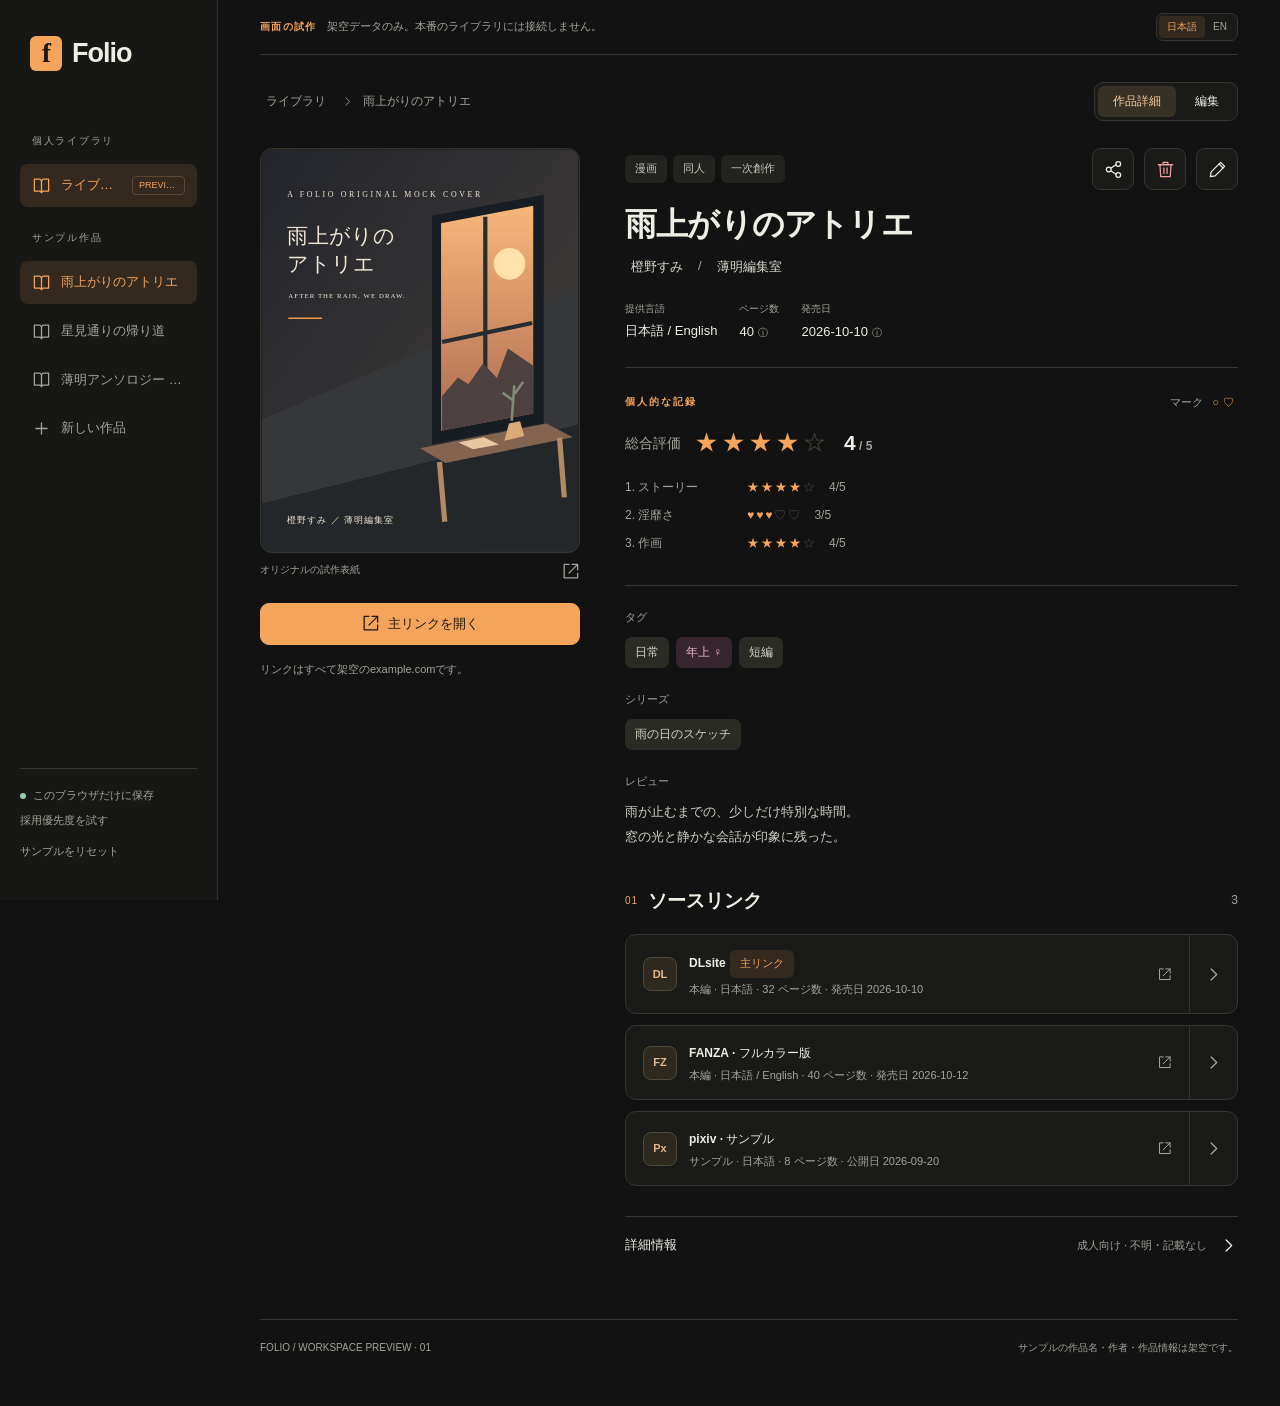
<file: media-library/static/prototypes/work/index.html>
<!doctype html>
<html lang="ja">
<head>
  <meta charset="utf-8">
  <meta name="viewport" content="width=device-width,initial-scale=1,viewport-fit=cover">
  <meta name="color-scheme" content="dark">
  <meta name="referrer" content="no-referrer">
  <title>作品詳細の試作 - Folio</title>
  <link rel="icon" href="../../favicon.svg" type="image/svg+xml">
  <link rel="stylesheet" href="./work.css">
  <script type="module" src="./work.js"></script>
</head>
<body>
  <div id="app"></div>
  <dialog id="dialog" aria-labelledby="dialog-title"></dialog>
  <div id="toast" role="status" aria-live="polite"></div>
  <noscript>このプロトタイプにはJavaScriptが必要です。</noscript>
</body>
</html>
</file>
<file: media-library/static/prototypes/work/work.css>
@import url('../../fonts.css');
:root{color-scheme:dark;--bg:#111211;--surface:#1a1b19;--raised:#22231f;--border:#34352f;--ink:#eeeee5;--muted:#a2a49a;--accent:#f5a45c;--soft:#33291e;--red:#ed9d9c;--green:#9bc9ab;font-family:Inter,'Segoe UI','Yu Gothic UI',sans-serif;font-size:14px;line-height:1.6;color:var(--ink);background:var(--bg)}
*{box-sizing:border-box}body{margin:0}button,input,textarea,select{font:inherit;color:inherit}button,a,input,select,textarea,summary{-webkit-tap-highlight-color:transparent}button{cursor:pointer}a{color:inherit;text-decoration:none}button{border:0;background:none}button:disabled{opacity:.4;cursor:default}button:focus-visible,a:focus-visible,summary:focus-visible{outline:2px solid var(--accent);outline-offset:4px}input:focus,textarea:focus,select:focus{outline:none;border-color:var(--accent);box-shadow:0 0 0 2px #f5a45c14}input,textarea,select{width:100%;background:#151613;border:1px solid var(--border);border-radius:9px;padding:10px 12px;min-height:44px}textarea{min-height:110px;resize:vertical}input[type=radio],input[type=checkbox]{width:17px;height:17px;min-height:17px;accent-color:var(--accent);padding:0;box-shadow:none}input[aria-invalid=true]{border-color:var(--red)}svg{width:19px;height:19px;flex:none;vertical-align:middle}h1,h2,h3,p{margin:0}h1{font-size:32px;line-height:1.4;letter-spacing:-.8px;font-weight:650}h2{font-size:19px;font-weight:600}h3{font-size:14px;font-weight:600}small,.muted{color:var(--muted)}small{font-size:12px}.row{display:flex;align-items:center;gap:10px}.wrap{flex-wrap:wrap}.between{justify-content:space-between}.stack{display:grid;gap:20px}.grid{display:grid;grid-template-columns:repeat(2,minmax(0,1fr));gap:18px}.full{grid-column:1/-1}.btn{display:inline-flex;align-items:center;justify-content:center;gap:8px;border:1px solid var(--border);border-radius:9px;min-height:42px;padding:9px 15px;background:var(--raised);font-size:13px;font-weight:550}.btn:hover{background:#2c2d27;border-color:#696250}.btn.primary{background:var(--accent);border-color:var(--accent);color:#20180f}.btn.primary:hover{background:#ffb97f}.btn.ghost{background:transparent}.btn.danger,.danger{color:var(--red)}.iconbtn{display:inline-grid;place-items:center;width:42px;height:42px;border:1px solid var(--border);border-radius:9px;background:var(--surface)}.iconbtn:hover{background:var(--raised)}.linkbutton{color:var(--accent);text-underline-offset:3px}.linkbutton:hover{text-decoration:underline}.small-btn{min-height:36px;padding:5px 10px;font-size:12px}.pill{display:inline-flex;align-items:center;gap:6px;padding:4px 9px;border-radius:6px;background:var(--raised);font-size:11px;color:#c6c7bc;border:1px solid transparent}.pill.accent{color:var(--accent);background:var(--soft)}.tag{display:inline-flex;align-items:center;gap:7px;background:#2a2b25;color:#d4d5c9;padding:6px 10px;border-radius:7px;font-size:12px;max-width:100%;overflow-wrap:anywhere}.tag.female{background:#37262f;color:#e5b3ce}.tag.male{background:#24323d;color:#afcbe5}.tag button{padding:0;min-width:25px;min-height:28px;color:#b7b7aa}.tag button:hover{color:var(--ink)}.tag .tag-name{color:inherit;min-width:0;text-align:left}.tags{display:flex;gap:7px;flex-wrap:wrap}.label{display:block;font-size:12px;font-weight:550;color:#c5c7bb;margin-bottom:8px}.field{min-width:0}.field small{display:block;margin-top:7px;font-size:11px}.empty{font-size:12px;color:var(--muted);padding:4px 0}.eyebrow{font-size:10px;letter-spacing:2px;color:var(--accent);font-weight:650;text-transform:uppercase}.divider{border:0;border-top:1px solid var(--border);margin:24px 0}.sidebar{position:fixed;left:0;top:0;bottom:0;width:218px;background:#171815;border-right:1px solid var(--border);padding:32px 20px;display:flex;flex-direction:column;z-index:3}.brand{display:flex;align-items:center;gap:10px;font-size:27px;font-weight:700;letter-spacing:-1px;margin:0 10px 38px}.brandmark{display:grid;place-items:center;background:var(--accent);color:#21180d;width:32px;height:35px;border-radius:6px;font:700 27px Georgia}.navcaption{font-size:10px;text-transform:uppercase;letter-spacing:1.7px;color:var(--muted);margin:20px 12px 12px}.navitem{display:flex;align-items:center;gap:10px;color:var(--muted);width:100%;padding:11px 12px;border-radius:8px;font-size:13px;text-align:left;margin:3px 0}.navitem.active{color:var(--accent);background:var(--soft)}.navitem:hover{background:var(--raised)}.navitem span{overflow:hidden;text-overflow:ellipsis;white-space:nowrap}.sidebottom{margin-top:auto;color:var(--muted);font-size:11px;border-top:1px solid var(--border);padding-top:18px}.dot{display:inline-block;width:6px;height:6px;border-radius:50%;background:var(--green);margin-right:7px}.main{margin-left:218px;padding:0 42px 50px;max-width:1550px}.preview-strip{display:flex;justify-content:space-between;align-items:center;gap:15px;padding:13px 0;border-bottom:1px solid var(--border);font-size:11px;color:var(--muted)}.preview-strip b{color:var(--accent);font-size:10px;letter-spacing:1.3px;margin-right:10px}.lang{display:flex;background:var(--surface);border:1px solid var(--border);border-radius:7px;padding:2px;flex:none}.lang button{padding:3px 8px;font-size:10px;border-radius:4px}.lang button[aria-pressed=true]{color:var(--accent);background:var(--soft)}.pagebar{display:flex;align-items:center;justify-content:space-between;gap:20px;margin:27px 0}.breadcrumb{color:var(--muted);display:flex;align-items:center;gap:9px;font-size:12px;min-width:0}.breadcrumb span:last-child{overflow:hidden;text-overflow:ellipsis;white-space:nowrap;max-width:260px}.breadcrumb svg{width:13px;height:13px}.viewtabs{display:flex;gap:4px;border:1px solid var(--border);border-radius:9px;padding:3px;background:var(--surface)}.viewtabs a{padding:6px 15px;font-size:12px;border-radius:6px}.viewtabs a.active{background:#363025;color:#ffd0a0}.detail-grid{display:grid;grid-template-columns:minmax(220px,320px) minmax(0,1fr);gap:45px;align-items:start}.cover-column{min-width:0}.cover-box{display:block;background:#20221e;border:1px solid var(--border);border-radius:12px;overflow:hidden;position:relative}.cover-box img{display:block;width:100%;height:auto;object-fit:contain}.cover-box .empty-cover{aspect-ratio:4/5;display:grid;place-items:center;background:linear-gradient(135deg,#262921,#1c1d19);color:var(--muted)}.cover-caption{font-size:10px;color:var(--muted);display:flex;justify-content:space-between;gap:10px;margin-top:9px}.cover-column>.btn{width:100%;margin-top:22px}.cover-note{color:var(--muted);font-size:11px;margin-top:15px;line-height:1.8}.detail-title{margin-top:12px;margin-bottom:9px}.authorline{color:#c7c7ba;font-size:13px;display:flex;flex-wrap:wrap;gap:9px}.authorline .linkbutton{color:#d9dace}.detail-intro{padding-bottom:24px;border-bottom:1px solid var(--border)}.fact-row{display:flex;flex-wrap:wrap;gap:22px;margin-top:22px}.fact{display:grid;gap:3px}.fact small{font-size:10px}.fact b{font-size:13px;font-weight:500}.fact button{text-align:left;padding:0}.personal{padding:23px 0;border-bottom:1px solid var(--border)}.overall{display:flex;align-items:center;gap:14px;margin:12px 0 18px}.overall .stars{font-size:23px;letter-spacing:4px;color:var(--accent);line-height:1.2}.overall strong{font-size:21px;font-weight:600}.stars .off{color:#4c493d}.custom-rating{display:flex;align-items:center;gap:12px;margin:9px 0;font-size:12px}.custom-rating>span:first-child{min-width:110px;color:var(--muted)}.custom-rating .stars{letter-spacing:2px;color:var(--accent)}.mark-menu{font-size:11px;color:var(--muted)}.mark-menu>summary{padding:3px 0!important;border:0!important;display:flex!important;align-items:center;gap:9px;list-style:none}.mark-symbols{color:var(--accent);letter-spacing:4px}.marks{display:flex;gap:7px;flex-wrap:wrap;margin-top:12px}.mark{border:1px solid var(--border);min-width:42px;min-height:42px;padding:7px 10px;border-radius:8px;color:var(--muted)}.mark[aria-pressed=true]{color:var(--accent);background:var(--soft);border-color:#6b4d2d}.mark span{font-size:17px;margin-right:6px}.meta-section{margin-top:23px}.meta-section>h3{font-size:11px;color:var(--muted);font-weight:500;margin-bottom:10px}.review{font-size:13px;white-space:pre-wrap;line-height:1.9;color:#d0d1c6}.sectionhead{display:flex;justify-content:space-between;align-items:center;gap:12px;margin-bottom:18px}.sectionhead .row{min-width:0}.sectionhead .section-no{font-size:10px;color:var(--accent);letter-spacing:1px}.source-section{margin-top:36px}.source-card{border:1px solid var(--border);border-radius:11px;background:var(--surface);margin:11px 0;overflow:hidden}.source-card>summary{list-style:none;cursor:pointer;display:flex;gap:12px;align-items:center;padding:15px 17px}.source-card>summary::-webkit-details-marker{display:none}.source-icon{width:34px;height:34px;border-radius:8px;border:1px solid #4d4a3b;display:grid;place-items:center;font-size:11px;font-weight:700;color:#e5b78c;background:#2e291f;flex:none}.source-info{min-width:0;flex:1}.source-info strong{font-size:12px;font-weight:550;overflow-wrap:anywhere}.source-info small{display:block;font-size:11px;margin-top:3px}.chevron{color:var(--muted);transition:transform .15s}.source-card[open]>summary .chevron{transform:rotate(90deg)}.source-content{border-top:1px solid var(--border);padding:17px}.source-content .url{display:block;font-size:12px;overflow-wrap:anywhere;color:var(--accent);margin-bottom:12px}.date-row{display:flex;gap:15px;justify-content:space-between;color:#d0d1c5;font-size:12px;margin-top:8px}.date-row small{font-size:11px}.disclosure{margin-top:24px;border-top:1px solid var(--border)}.disclosure>summary{cursor:pointer;list-style:none;padding:18px 0;display:flex;gap:12px;align-items:center;justify-content:space-between;font-size:13px}.disclosure>summary::-webkit-details-marker{display:none}.disclosure summary small{font-size:11px;text-align:right;flex:1;overflow-wrap:anywhere}.disclosure>div{padding-bottom:20px}.disclosure[open]>summary .chevron{transform:rotate(90deg)}.detail-extras{margin-top:30px}.relation{display:flex;align-items:center;gap:9px;flex-wrap:wrap;padding:9px 0}.relation a{color:var(--accent)}.relation small{font-size:11px}.edit-grid{display:grid;grid-template-columns:240px minmax(0,1fr);gap:32px;align-items:start}.edit-cover{position:sticky;top:25px}.edit-cover h1{font-size:18px;margin-bottom:15px}.edit-cover .cover-box{max-width:220px}.edit-cover .field{margin-top:18px}.panel{border:1px solid var(--border);border-radius:12px;padding:24px;background:var(--surface)}.panel+.panel{margin-top:20px}.panel>.sectionhead{padding-bottom:15px;border-bottom:1px solid var(--border)}.title-input{font-size:21px;padding:12px 14px;line-height:1.5}.subsection{padding-top:20px;margin-top:20px;border-top:1px solid var(--border)}.chip-field{background:#141611;border:1px solid var(--border);border-radius:9px;padding:10px;display:flex;flex-wrap:wrap;gap:6px;align-items:center;min-height:48px}.add-chip{color:var(--accent);border:1px dashed #61503b;min-height:32px;border-radius:6px;padding:3px 11px;font-size:12px}.chip-field>.tag{font-size:12px;padding:2px 7px}.chip-field+.muted{display:block;margin-top:7px;font-size:11px}.score-row{display:flex;align-items:center;gap:12px;justify-content:space-between;flex-wrap:wrap;padding:12px 0;border-bottom:1px solid #30322b}.score-row:last-child{border:0}.score-name{font-size:12px}.score-name small{font-size:10px;display:block}.score-buttons{display:flex;gap:2px;align-items:center}.score-buttons button{font-size:24px;min-height:40px;min-width:29px;color:#525344;padding:2px}.score-buttons button.on{color:var(--accent)}.score-buttons .clear{font-size:10px;min-width:40px;margin-left:5px;color:var(--muted)}.hint{padding:12px 14px;background:#25281f;color:#b7c4a7;font-size:11px;border-radius:8px;line-height:1.8}.link-form{border:1px solid var(--border);border-radius:10px;padding:17px;margin-bottom:14px;background:#171914}.link-form-head{display:flex;align-items:center;gap:10px;margin-bottom:14px}.link-form-head label{display:flex;align-items:center;gap:8px;font-size:12px;flex:1}.link-form .disclosure{margin-top:13px}.link-form .disclosure>summary{padding:12px 0}.language-toggles{display:flex;gap:6px;flex-wrap:wrap}.language-toggles button{font-size:11px;border:1px solid var(--border);border-radius:6px;padding:7px 10px;min-height:36px;color:var(--muted)}.language-toggles button[aria-pressed=true]{color:var(--accent);background:var(--soft);border-color:#775431}.inline-input{display:flex;gap:7px;margin-top:9px}.inline-input input{min-width:0}.date-edit{display:grid;grid-template-columns:115px 1fr 34px;gap:8px;margin-top:10px;align-items:start}.date-edit select,.date-edit input{font-size:12px;padding:10px}.date-edit .date-label{grid-column:1/3}.date-edit .iconbtn{width:34px;min-width:34px;height:44px;border:0}.input-relation{border:1px solid var(--border);padding:15px;border-radius:9px;margin:12px 0}.savebar{display:flex;justify-content:flex-end;gap:10px;padding:24px 0 4px}.savebar .btn.primary{min-width:175px}.errorbox{border:1px solid #7b4342;background:#30201e;color:#ffc7be;border-radius:10px;padding:14px 17px;margin-bottom:20px;font-size:12px}.storage-warning{color:var(--red);padding:8px 0;font-size:12px}.footer{margin-top:45px;border-top:1px solid var(--border);padding-top:20px;display:flex;justify-content:space-between;color:var(--muted);font-size:10px;gap:20px}.compact{margin-top:12px}.compact>summary{padding:10px 0}.preview-chip{border:1px solid #5b4a33;border-radius:4px;padding:1px 6px;font-size:9px;color:var(--accent)}.mobile-samples{display:none}dialog{width:min(600px,calc(100% - 28px));max-height:85dvh;border:1px solid #4a4b40;border-radius:14px;padding:24px;color:var(--ink);background:#1b1d18;box-shadow:0 30px 100px #0008}dialog::backdrop{background:#070907b8;backdrop-filter:blur(4px)}.dialog-head{position:sticky;top:-24px;background:#1b1d18;display:flex;justify-content:space-between;align-items:center;padding:10px 0 17px;z-index:2}.dialog-head h2{font-size:18px}.dialog-head .iconbtn{border:0;background:none}.dialog-actions{display:flex;justify-content:flex-end;gap:9px;margin-top:22px}.option-row{width:100%;display:flex;align-items:center;justify-content:space-between;text-align:left;padding:12px 8px;border-bottom:1px solid var(--border);gap:12px;min-height:50px}.option-row:hover{background:var(--raised)}.option-row span{min-width:0;overflow-wrap:anywhere}.option-row small{font-size:10px;display:block}.option-row .selected{color:var(--accent)}.dialog-list{margin:14px 0;max-height:260px;overflow:auto}.dialog-tip{font-size:11px;color:var(--muted);margin:10px 0;line-height:1.9}.gender-choice{display:flex;gap:6px;margin-top:12px}.gender-choice button{flex:1}.gender-choice button[aria-pressed=true]{color:var(--accent);border-color:#b78248}#toast{position:fixed;bottom:24px;left:50%;transform:translateX(-50%) translateY(20px);background:#f3bc82;color:#22190e;border-radius:9px;padding:11px 18px;font-size:12px;z-index:30;opacity:0;pointer-events:none;transition:.2s;max-width:calc(100vw - 30px);box-shadow:0 4px 24px #0005}#toast.visible{opacity:1;transform:translateX(-50%) translateY(0)}.policy-row{display:grid;grid-template-columns:1fr 90px;align-items:center;gap:15px;margin:10px 0}.badge-line{display:flex;gap:6px;flex-wrap:wrap}.mobile-brand{display:none}.secondary-action{font-size:11px;color:var(--muted);padding:7px 0}.secondary-action:hover{color:var(--accent)}.swatch{width:11px;height:11px;border-radius:50%;background:var(--accent)}
@media(min-width:1550px){.main{padding-left:65px;padding-right:65px}.detail-grid{gap:60px}}
@media(max-width:1100px){.sidebar{width:185px;padding:25px 12px}.main{margin-left:185px;padding:0 25px 40px}.detail-grid{grid-template-columns:230px minmax(0,1fr);gap:28px}.edit-grid{grid-template-columns:190px minmax(0,1fr);gap:22px}.panel{padding:20px}h1{font-size:28px}.fact-row{gap:15px}}
@media(max-width:760px){.sidebar{display:none}.main{margin-left:0;padding:0 19px 28px}.mobile-brand{display:flex;align-items:center;gap:8px;font-size:21px;font-weight:700;letter-spacing:-.7px}.mobile-brand .brandmark{width:23px;height:26px;font-size:21px}.preview-strip{flex-wrap:wrap;gap:10px;padding:13px 0}.preview-strip .strip-note{order:3;width:100%;font-size:10px}.preview-strip .strip-note b{margin-right:6px}.pagebar{margin:20px 0;gap:10px;flex-wrap:wrap}.breadcrumb{font-size:11px}.breadcrumb span:last-child{max-width:180px}.viewtabs{margin-left:auto}.viewtabs a{padding:5px 12px;font-size:11px}.mobile-samples{display:block;margin:0 0 20px}.mobile-samples select{font-size:12px;min-height:40px}.detail-grid{grid-template-columns:1fr;gap:26px}.cover-column{max-width:400px;width:100%;margin:auto}.cover-box{max-width:100%}.cover-column>.btn{margin-top:13px}.cover-note{margin-top:10px}h1{font-size:28px;letter-spacing:-.6px}.detail-intro{padding-bottom:20px}.detail-actions{gap:6px}.detail-actions .iconbtn{width:38px;height:38px}.fact-row{gap:20px;margin-top:18px}.source-section{margin-top:28px}.overall .stars{font-size:23px}.overall{gap:12px}.edit-grid{grid-template-columns:1fr}.edit-cover{position:static;display:grid;grid-template-columns:90px minmax(0,1fr);gap:15px;align-items:start}.edit-cover h1{grid-column:1/-1;margin:0}.edit-cover .cover-box{max-width:90px}.edit-cover .field{margin:0}.edit-cover .cover-caption{display:none}.panel{padding:18px}.grid{gap:15px}.title-input{font-size:19px}.date-edit{grid-template-columns:100px minmax(0,1fr) 30px;gap:6px}.date-edit input,.date-edit select{padding:10px 7px}.date-edit .iconbtn{width:30px}.link-form{padding:13px}.disclosure summary small{max-width:62%}.savebar{justify-content:stretch}.savebar>.btn{flex:1}.savebar .btn.primary{min-width:0}.footer{margin-top:30px}.source-card>summary{padding:13px}.sectionhead{gap:8px}.score-row{gap:4px}.score-buttons button{min-width:30px}dialog{padding:18px}.dialog-head{top:-18px}.dialog-tip{font-size:12px}.meta-section{margin-top:21px}}
@media(max-width:380px){.main{padding-left:13px;padding-right:13px}.grid{grid-template-columns:1fr}.full{grid-column:auto}.viewtabs a{padding:5px 9px}.breadcrumb span:last-child{max-width:145px}.score-buttons button{min-width:26px}.date-edit{grid-template-columns:90px minmax(0,1fr) 26px}.badge-line{gap:4px}}
@media(prefers-reduced-motion:reduce){*{transition:none!important;scroll-behavior:auto!important}}
.mobile-tools{display:none}@media(max-width:760px){.footer{flex-wrap:wrap}.mobile-tools{display:flex;gap:18px;width:100%;flex-wrap:wrap}}

/* Source rows navigate; only the separate right-hand arrow reveals supplements. */
.source-row{display:flex;align-items:stretch}
.source-main{display:flex;align-items:center;gap:12px;flex:1;min-width:0;padding:15px 17px}
.source-main:hover{background:var(--raised)}
.source-main>svg{width:15px;height:15px;color:var(--muted)}
.source-toggle{width:48px;flex:none;display:grid;place-items:center;border-left:1px solid var(--border);color:var(--muted)}
.source-toggle:hover{background:var(--raised);color:var(--accent)}
.source-toggle svg{transition:transform .15s}
.source-toggle[aria-expanded=true] svg{transform:rotate(90deg)}
.source-content[hidden]{display:none}
.link-metadata{border-top:1px solid var(--border);margin-top:20px;padding-top:20px}

/* The inline actions remain available while the software keyboard is open. */
html{scroll-padding-bottom:110px}
body.editing .main{padding-bottom:130px}
.editor-savebar{position:fixed;z-index:10;bottom:max(16px,env(safe-area-inset-bottom));left:260px;right:42px;max-width:1248px;display:flex;align-items:center;justify-content:space-between;gap:16px;padding:12px 16px;border:1px solid #555244;border-radius:12px;background:#22231ff5;box-shadow:0 8px 35px #0008}
.editor-savebar>span{font-size:12px;min-width:0}
.editor-savebar>span small{display:block;max-width:320px;white-space:nowrap;overflow:hidden;text-overflow:ellipsis;font-size:10px}
.editor-savebar .row{flex:none}
.editor-savebar .primary{min-width:120px}
body.keyboard-open .editor-savebar{display:none}
body.editing #toast{bottom:100px}
.leave-actions{flex-wrap:wrap}
@media(min-width:1550px){.editor-savebar{left:283px;right:65px;max-width:1202px}}
@media(max-width:1100px){.editor-savebar{left:210px;right:25px}}
@media(max-width:760px){
 .source-main{padding:13px;gap:10px}
 .source-toggle{width:44px}
 .editor-savebar{left:12px;right:12px;bottom:max(10px,env(safe-area-inset-bottom));padding:10px 12px;gap:10px}
 .editor-savebar>span small{max-width:90px}
 .editor-savebar .row{gap:7px}
 .editor-savebar .btn{padding:9px 12px}
 .editor-savebar .primary{min-width:100px}
 .leave-actions .btn{flex:1 1 auto}
}
</file>
